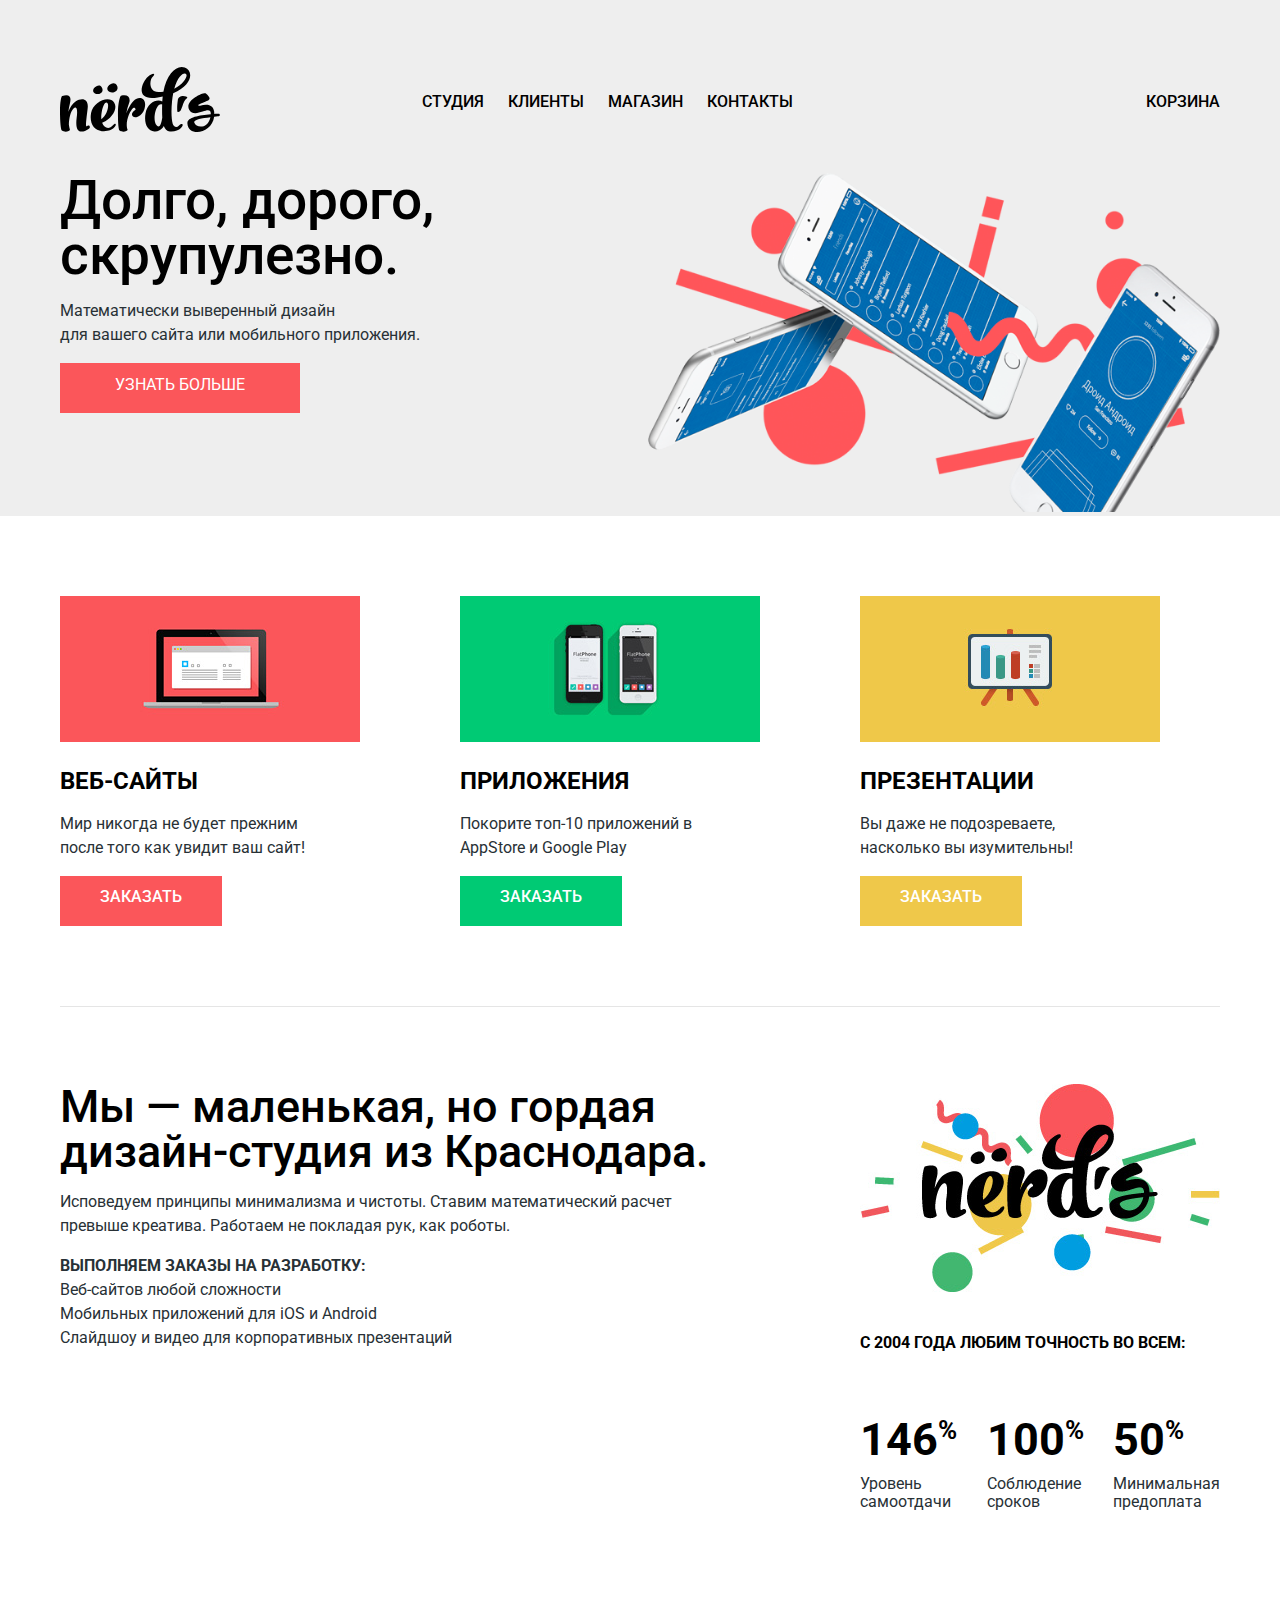
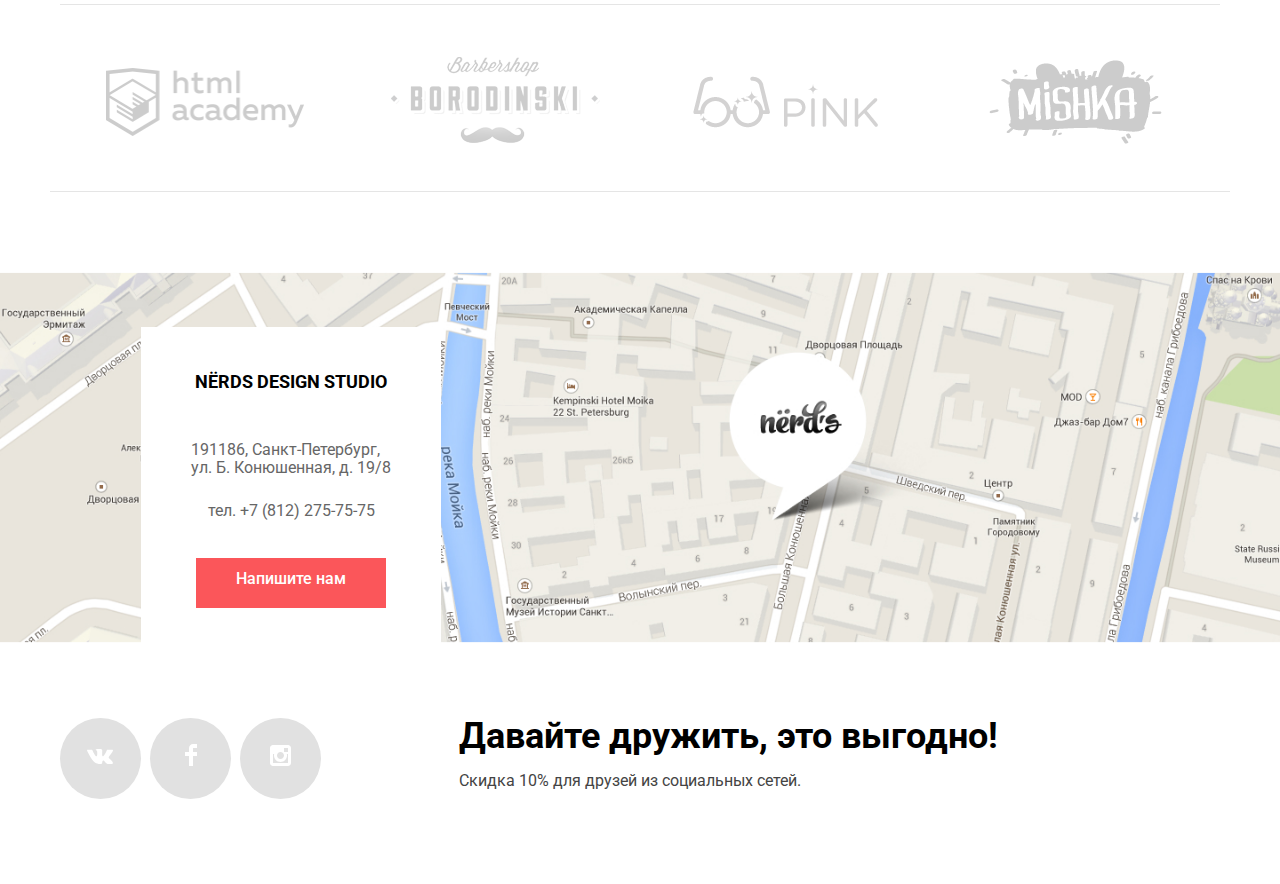
<file: index.html>
<!DOCTYPE html>
<html lang="en">

<head>
    <meta charset="UTF-8">
    <meta http-equiv="X-UA-Compatible" content="IE=edge">
    <meta name="viewport" content="width=device-width, initial-scale=1.0,  user-scalable=no">
    <link rel="preconnect" href="https://fonts.gstatic.com">
    <link href="https://fonts.googleapis.com/css2?family=Roboto:wght@400;500;700&display=swap" rel="stylesheet">
    <link rel="stylesheet" href="css/style.css">
    <title>Nerds</title>
</head>

<body>
    <header class="header">
        <div class="container">
            <nav class="nav">
                <div class="nav-wrapper">
                    <a href="blank.html" class="logo__link"><img src="img/header/nerds-logo.svg" alt="Логотип"
                            width="160" height="67"></a>
                    <ul class="nav-list">
                        <li class="nav__item"><a href="blank.html" class="nav__link">Студия</a></li>
                        <li class="nav__item"><a href="blank.html" class="nav__link">Клиенты</a></li>
                        <li class="nav__item"><a href="blank.html" class="nav__link">Магазин</a></li>
                        <li class="nav__item"><a href="blank.html" class="nav__link">Контакты</a></li>
                    </ul>
                    <a href="#" class="header-cart">Корзина</a>

                </div>
                <!-- /.nav-wrapper -->
            </nav>
        </div>
        <!-- /.container -->
    </header>
    <!-- /.header -->
    <main class="main">
        <h1 class="visually-hidden">nerds</h1>
        <section class="slider">
            <div class="container">
                <div class="slider-block ">
                    <div class="slider-content">
                        <h2 class="slider-title">Долго, дорого,<br> скрупулезно.</h2>
                        <p class="slider-text">Математически выверенный дизайн <br> для вашего сайта или мобильного
                            приложения.</p>
                        <a href="#" class="slider-link-more">УЗНАТЬ БОЛЬШЕ</a>
                    </div>
                    <!-- /.slider-content -->

                    <div class="slider-img"><img src="img/slider/slide1.png" alt="slide" width="698" height="413"></div>
                </div>
                <!-- /.slider-block -->
            </div>
            <!-- /.container -->
        </section>
        <!-- /.slider -->
        <section class="advanteges">
            <h2 class="visually-hidden">Преимущества</h2>
            <div class="container">
                <ul class="advanteges-list">
                    <li class="advanteges-item">
                        <img src="img/advanteges/illustration-1.jpg" alt="image illustration-websites"
                            class="advanteges-illustration" width="300" height="146">
                        <h3 class="advanteges-title">Веб-сайты</h3>
                        <p class="advanteges-text">Мир никогда не будет прежним <br> после того как увидит ваш сайт!</p>
                        <a href="#" class="advanteges-link advanteges-link_red">ЗАКАЗАТЬ</a>
                    </li>
                    <li class="advanteges-item">
                        <img src="img/advanteges/illustration-2.jpg" alt="image illustration-apps"
                            class="advanteges-illustration" width="300" height="146">
                        <h3 class="advanteges-title">Приложения</h3>
                        <p class="advanteges-text">Покорите топ-10 приложений в <br> AppStore и Google Play</p>
                        <a href="#" class="advanteges-link advanteges-link_green">ЗАКАЗАТЬ</a>
                    </li>
                    <li class="advanteges-item">
                        <img src="img/advanteges/illustration-3.jpg" alt="image illustration-presentation"
                            class="advanteges-illustration" width="300" height="146">
                        <h3 class="advanteges-title">Презентации</h3>
                        <p class="advanteges-text">Вы даже не подозреваете,<br> насколько вы изумительны!</p>
                        <a href="#" class="advanteges-link advanteges-link_yellow">ЗАКАЗАТЬ</a>
                    </li>


                </ul>
            </div>
            <!-- /.container -->
        </section>
        <!-- /.advanteges -->
        <section class="about">
            <h2 class="visually-hidden">кто мы.</h2>
            <div class="container">
                <div class="about-block">
                    <div class="about-text">
                        <h3 class="about-title">Мы — маленькая, но гордая <br> дизайн-студия из Краснодара. </h3>
                        <p class="about-text">Исповедуем принципы минимализма и чистоты. Ставим математический расчет
                            <br>
                            превыше креатива. Работаем не покладая рук, как роботы.
                        </p>
                        <h4 class="about-subtitle">Выполняем заказы на разработку:</h4>
                        <ul class="about-list">
                            <li class="about-item"> Веб-сайтов любой сложности</li>
                            <li class="about-item">Мобильных приложений для iOS и Android</li>
                            <li class="about-item">Слайдшоу и видео для корпоративных презентаций</li>
                        </ul>
                    </div>
                    <!-- /.about-text -->
                    <div class="about-img">
                        <figure class="about-img__wrapper">
                            <img src="img/about/nerds-illustration.png" alt="nerds-illustration" class="about-picture"
                                width="360" height="208">
                            <p class="about-img-label">с 2004 года Любим точность во всем:</p>
                        </figure>
                        <ul class="stats-list">
                            <li class="stats-item">
                                <span class="stats-number">146<sup>%</sup></span>
                                <p class="stats-label">Уровень<br> самоотдачи</p>
                            </li>
                            <li class="stats-item">
                                <span class="stats-number">100<sup>%</sup></span>
                                <p class="stats-label">Соблюдение<br> сроков</p>
                            </li>
                            <li class="stats-item">
                                <span class="stats-number">50<sup>%</sup></span>
                                <p class="stats-label">Минимальная<br> предоплата</p>
                            </li>

                        </ul>
                    </div>
                </div>
                <!-- /.about-block -->
            </div>
            <!-- /.container -->
        </section>
        <!-- /.about -->
        <section class="partners">
            <h2 class="visually-hidden">наши партнеры</h2>
            <div class="container">
                <div class="partners-container">
                    <div class="partners-item">
                        <a href="#" class="partners__link">
                            <img src="img/partners/logo-1.png" alt="htmlAcademy logo" class="partners-picture"
                                width="198" height="68">
                        </a>
                    </div>
                    <div class="partners-item">
                        <a href="#" class="partners__link">
                            <img src="img/partners/logo-2.png" alt="borodinski logo" class="partners-picture"
                                width="209" height="90">
                        </a>
                    </div>
                    <div class="partners-item">
                        <a href="#" class="partners__link">
                            <img src="img/partners/logo-3.png" alt="pink logo" class="partners-picture" width="185"
                                height="52">
                        </a>

                    </div>
                    <div class="partners-item">
                        <a href="#" class="partners__link">
                            <img src="img/partners/logo-4.png" alt="mishka logo" class="partners-picture" width="173"
                                height="84">
                        </a>
                    </div>


                </div>
            </div>
            <!-- /.container -->
        </section>
        <!-- /.partners -->

    </main>

    <footer class="footer">
        <div class="map">
            <img src="img/map/Map.jpg" alt="location" class="map__img" width="1440" height="418">
            <div class="footer-contacts">
                <h2 class="visually-hidden">как нас найти?</h2>
                <h3 class="footer-contacts-title">
                    NЁRDS DESIGN STUDIO
                </h3>
                <p class="footer-address">191186, Санкт-Петербург, <br> ул. Б. Конюшенная, д. 19/8</p>
                <a href="tel:+78122757575" class="footer-call">тел. +7 (812) 275-75-75</a>
                <a href="#" class="footer-write-to-us">Напишите нам</a>
            </div>
        </div>
        <!-- /.map -->
        <div class="footer-social">
            <div class="container">
                <h2 class="visually-hidden">Мы в соцсетях</h2>
                <div class="footer-block">
                <ul class="footer-social-images">
                    <li class="footer-social-item">
                        <a href="#" class="footer-social-link">
                            <img src="img/footer/soc/vk-icon.svg" alt="vk-icon" width="27" height="16">
                            <span class="visually-hidden">Вконтакте</span>
                        </a>
                    </li>
                    <li class="footer-social-item">
                        <a href="#" class="footer-social-link">
                            <img src="img/footer/soc/fb-icon.svg" alt="fb icon" width="12" height="22">
                            <span class="visually-hidden">Фейсбук</span>
                        </a>
                    </li>
                    <li class="footer-social-item">
                        <a href="#" class="footer-social-link">
                            <img src="img/footer/soc/insta-icon.svg" alt="insta-icon" width="21" height="21">
                            <span class="visually-hidden">Инстаграм</span>

                        </a>
                    </li>

                </ul>
                <div class="footer-social-text">
                    <h3 class="footer-social-title">Давайте дружить, это выгодно!</h3>
                    <p class="footer-social-discount">Скидка 10% для друзей из социальных сетей.</p>
                </div>
            </div>
            <!-- /.footer-block -->
            </div>
            <!-- /.container -->
        </div>
    </footer>
    <!-- footer -->
</body>

</html>
</file>
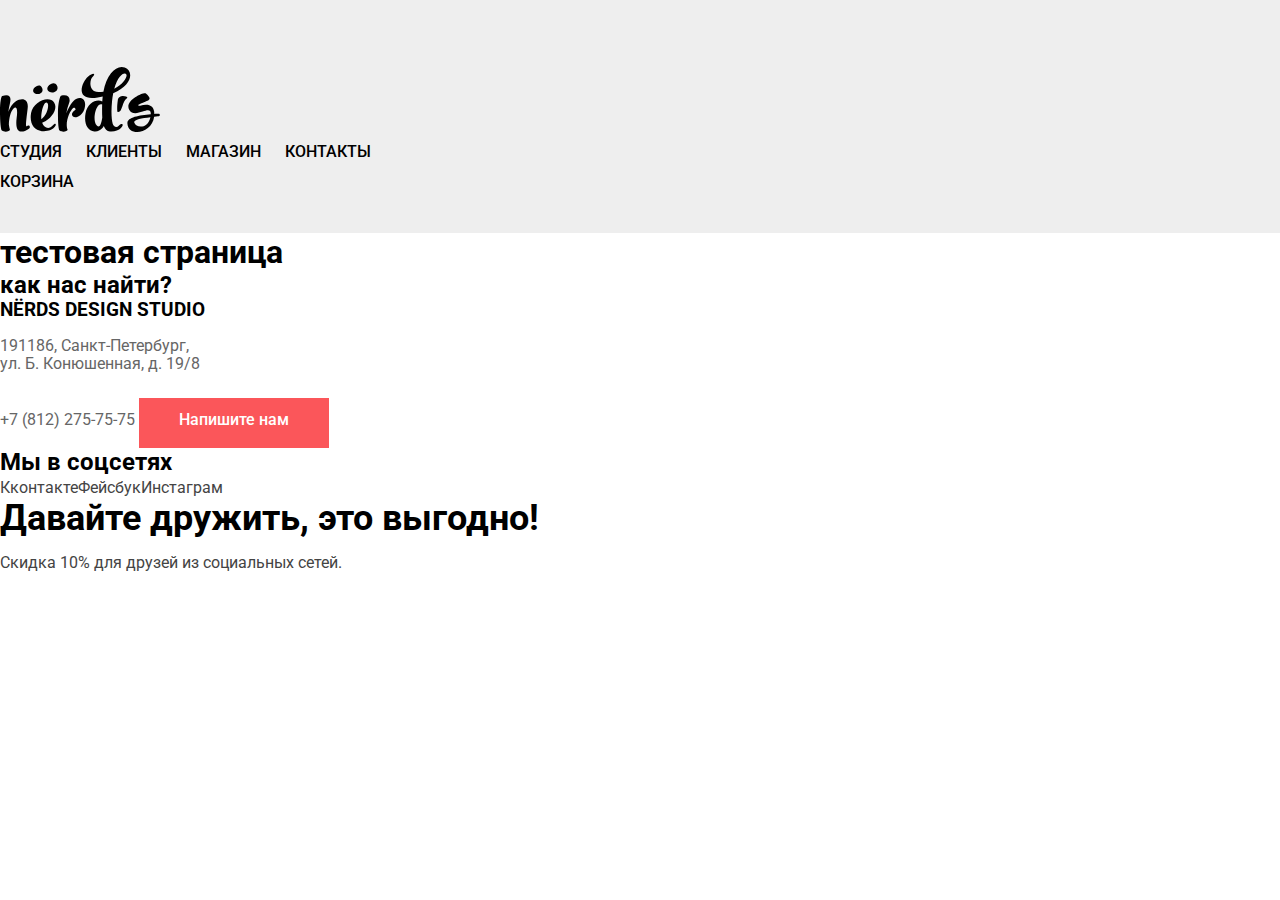
<file: blank.html>
<!DOCTYPE html>
<html lang="en">
<head>
    <meta charset="UTF-8">
    <meta http-equiv="X-UA-Compatible" content="IE=edge">
    <meta name="viewport" content="width=device-width, initial-scale=1.0">
    <title>Каталог nerds</title>
    <link href="https://fonts.googleapis.com/css2?family=Roboto:wght@400;500;700&display=swap" rel="stylesheet">
    <link rel="stylesheet" href="css/style.css">
</head>
<body>
    <header class="header">
        <nav class="nav">
            <a href="/"><img src="img/header/nerds-logo.svg" alt="Логотип" width="160" height="67"></a>
            <ul class="nav-list">
                <li class="nav__item"><a href="#" class="nav__link">Студия</a></li>
                <li class="nav__item"><a href="#" class="nav__link">Клиенты</a></li>
                <li class="nav__item"><a href="#" class="nav__link">Магазин</a></li>
                <li class="nav__item"><a href="#" class="nav__link">Контакты</a></li>
            </ul>
        </nav>
        <a href="#" class="header-cart">Корзина</a>
    </header>
    <!-- /.header -->
    <main class="main">
        <h1 class="test-title">тестовая страница</h1>
        
    </main>
    <!-- /.main -->
    <footer class="footer">
        <div class="map">
            <!-- Тут будет карта -->
            <div class="footer-contactcs">
                <h2>как нас найти?</h2>
                <h3 class="footer-contacts__title">
                    NЁRDS DESIGN STUDIO
                </h3>
                <p class="footer-address">191186, Санкт-Петербург, <br>  ул. Б. Конюшенная, д. 19/8</p>
                <a href="tel:+78122757575" class="footer-call">+7 (812) 275-75-75</a>
                <a href="#" class="footer-write-to-us">Напишите нам</a>
            </div>
        </div>
        <!-- /.map -->
        <div class="footer-social">
            <h2>Мы в соцсетях</h2>
            <div class="footer-social-images">
                <a href="#" class="footer-social-link">Кконтакте</a>
                <a href="#" class="footer-social-link">Фейсбук</a>
                <a href="#" class="footer-social-link">Инстаграм</a>
            </div>
            <div class="footer-social-text">
                <h3 class="footer-social-title">Давайте дружить, это выгодно!</h3>
                <p class="footer-social-discount">Скидка 10% для друзей из социальных сетей.</p>
            </div>
        </div>
    </footer>
    <!-- /.footer -->

</body>
</html>
</file>
<file: css/style.css>
:root {
    --black-color: #000000;
    --black-opacity-90-color: rgba(0,0,0,0.1);
    --white-color: #FFFFFF;
    --white-opacity-30-color: rgba(255,255,255,0.3);
    --gray-color: #EEEEEE;
    --gray-footer-color: #444444;
    --gray-darken-color: #666666;
    --gray-social-color: #E1E1E1;
    --red-color: #FB565A;
    --red-hover-color: #E74246;
    --red-click-color: #D7373B;
    --yellow-color: #EFC84A;
    --yellow-hover-color: #EAB534;
    --yellow-click-color: #E5A722;
    --green-color: #00CA74;
    --green-hover-color: #00BC6C;
    --green-click-color: #00AA62;
    --black-lighten-color:  #283136;
}
.visually-hidden{
    position: absolute;
    width: 1px;
    height: 1px;
    margin: -1px;
    padding:0;
    border:0;
    clip: rect(0,0,0,0);
}
body{
    background-color: var(--white-color);
}
h1,h2,h3,h4,h5,h6{
    margin: 0;
    padding: 0;
}


html, body{
    min-height: 100%;
    margin: 0;
    padding: 0;
}
ul, ul li{
    list-style: none;
    margin: 0;
    padding: 0;
}
a{
    text-decoration: none;
}
img{
    max-width: 100%;
    height: auto;
}
figure{
    margin: 0;
    padding: 0;
}
body{
    font-family: "Roboto", Arial sans-serif;
    font-weight: 400;

}
.container{
    width: 1160px;
    margin: 0 auto;
    padding: 0 10px;


}
.header{
    padding-top: 66px;
    padding-bottom: 36px;
    background-color: var(--gray-color);
    background-size: cover;
}
.logo__link{
    transition: all 0.8s ease;
    margin-right: 202px;
    align-self: center;
}
.logo__link:hover {
    opacity: 0.8;
}
.logo__link:active{
    opacity: 0.3;
}
/* NAVIGATION */
.nav{
    display:grid;
}
.nav-list{
    display: flex;

}
.nav__item{
    display: inline-block;
    margin-right: 24px;
    align-self: center
}
.nav__item:last-child{
    margin-right: 0;
}
.nav-wrapper{
    display: grid;
    grid-template-columns: max-content 1fr max-content;

}

.nav__link, .header-cart{
    color: var(--black-color);
    font-size: 16px;
    font-weight: 500;
    line-height: 30px;
    text-transform: uppercase;
    display: inline-block;
    transition: all 0.8s ease;
}
.nav__link:hover, .header-cart:hover{
    color: var(--red-color);
}
.nav__link:active, .header-cart:active{
    color: var(--black-color);
    opacity: 0.3;
}
.header-cart{
    align-self: center;
}
/* MAIN */

/* SLIDER */
.slider{
    background-color: var(--gray-color);
    margin-bottom: 80px;
}
.slider-block{
    display: grid;
    grid-template-columns: repeat(2, 1fr);
    align-content: start;
    grid-column-gap: 15px;
}
.slider-title{
    font-size: 55px;
    font-weight: 500;
    line-height: 55px;
}
.slider-text{
    font-size: 16px;
    line-height: 24px;
    color: var(--black-lighten-color);
}
.slider-link-more{
    font-size: 16px;
    line-height: 18px;
    background-color: var(--red-color);
    color: var(--white-color);
    text-transform: uppercase;
    display: inline-block;
    transition: all 0.8s ease;
    padding: 13px 55px 19px 55px;
    text-align: center;
}
.slider-link-more:hover{
    background-color: var(--red-hover-color);
}
.slider-link-more:active{
    box-shadow: inset 0px 3px 0px rgba(0, 1, 1, 0.1);
    background-color: var(--red-click-color);
    color: var(--white-opacity-30-color);
}

/* ADVANTAGES */
.advanteges{
    margin-bottom: 80px;
}
.advanteges-list{
    display: grid;
    grid-template-columns: 300px 300px 300px;
    grid-column-gap: 100px;
}
.advanteges-item{
    justify-self: start;
}
.advanteges-illustration{
    margin-bottom: 20px;
}

.advanteges-title{
    font-size: 24px;
    font-weight: 700;
    line-height: 30px;
    text-transform: uppercase;
}
.advanteges-text{
    font-size:16px;
    line-height: 24px;
    color: var(--black-lighten-color);
}
.advanteges-link{
    font-size: 16px;
    line-height: 18px;
    font-weight: 500;
    text-align: center;
    color: var(--white-color);
    text-transform: uppercase;
    display: inline-block;
    transition: all 0.8s ease;
    padding: 12.71px 40px 19.29px 40px;
}
.advanteges-link:active{
    box-shadow: inset 0px 3px 0px rgba(0, 1, 1, 0.1);
}
.advanteges-link_red{
    background-color: var(--red-color);
}
.advanteges-link_red:hover{
    background-color: var(--red-hover-color);
}
.advanteges-link_red:active{
    background-color: var(--red-click-color);
    color: var(--white-opacity-30-color);
}

.advanteges-link_green{
    background-color: var(--green-color);
}
.advanteges-link_green:hover{
    background-color: var(--green-hover-color);
}
.advanteges-link_green:active{
    background-color: var(--green-click-color);
    color: var(--white-opacity-30-color);
}
.advanteges-link_yellow{
    background-color: var(--yellow-color);
}
.advanteges-link_yellow:hover{
    background-color: var(--yellow-hover-color);
}
.advanteges-link_yellow:active{
    background-color: var(--yellow-click-color);
    color: var(--white-opacity-30-color);
}


/* ABOUT */

.about .container{
    border-top: 1px solid var(--black-opacity-90-color);
    border-bottom: 1px solid var(--black-opacity-90-color);
    padding: 77px 0;
}
.about-block{
    display: grid;
    grid-template-columns: 755px 1fr;
    grid-column-gap: 45px;
}
.about-title{
    font-size: 45px;
    font-weight: 500;
    line-height: 45px;
    color: var(--black-color);
}
.about-text,.about-subtitle{
    font-size: 16px;
    line-height: 24px;
    color: var(--black-lighten-color);
}
.about-subtitle{
    text-transform: uppercase;
}
.about-item{
    font-size: 16px;
    line-height: 24px;
    color: var(--black-lighten-color);
}
.about-img__wrapper{
    margin-bottom: 70px;
}
.about-img-label{
    margin-top: 35px;
    font-size: 16px;
    font-weight: 700;
    line-height: 24px;
    text-transform: uppercase;
    color: var(--black-color);
}

/* STATS */
.stats-list{
    display: flex;
    justify-content: space-between;

}
.stats-item{
    width: calc(100 / 3);
}
.stats-number{
    font-size: 45px;
    font-weight: 700;
    line-height: 10px;
    color: var(--black-color);
}
.stats-number sup{
    font-size: 26px;
    font-weight: 700;
    line-height: 10px;
    color: var(--black-color);

}
.stats-label{
    font-size: 16px;
    line-height: 18px;
    color: var(--black-lighten-color);
}
.partners{
    margin-bottom: 80px;

}
.partners .container{
    padding-top: 52px;
    padding-bottom: 44px;
    border-bottom: 1px solid var(--black-opacity-90-color);
}
.partners-container{
    display: grid;
    grid-template-columns: repeat(4,1fr);
}
.partners-item{
    align-self: center;
}
.partners__link{
    display: block;
    margin: 0 auto;
}
.partners-picture{
    display: block;
    margin: 0 auto;
}

/* FOOTER */
.footer-block{
    display: flex;


}

.footer-social{
    background-color: var(--white-color);
}
.footer-social .container{
    padding: 71px 0 76px 0;
}
.footer-social-images{
    display: flex;
    margin-right: 138px;
}
.footer-social-item{
    display: flex;
    justify-content: center;
    align-items: center;
    border-radius: 50%;
    margin-right: 9px;
    width: 81px;
    height: 81px;
    background-color: var(--gray-social-color);
}
.footer-social-item:last-child{
    margin-right: 0;
}
.footer-contacts-title{
    font-size: 18px;
    font-weight: 700;
    line-height: 30px;
    color: var(--black-color);
    margin-bottom: 28px;   
}
.map{
    position: relative;
}
.footer-contacts{
    position: absolute;
    top: 55px;
    left: 141px;
    background-color: var(--white-color);
    display: flex;
    justify-content: center;
    align-items: center;
    flex-direction: column;
    padding: 40px 50px
}
.footer-address{
    margin-bottom: 25px;
}

.footer-address, .footer-call{
    font-size: 16px;
    line-height: 18px;
    color: var(--gray-darken-color);
}
.footer-call{
    margin-bottom: 38px;
}

.footer-write-to-us{
    color: var(--white-color);
    background-color: var(--red-color);
    display: inline-block;
    text-align: center;
    font-size: 16px;
    font-weight: 500;
    line-height: 18px;
    transition: all 0.8s ease;  
    padding: 12.71px 40px 19.29px 40px;
}
.footer-write-to-us:hover{
    background-color: var(--red-hover-color);
}
.footer-write-to-us:active{
    box-shadow: inset 0px 3px 0px rgba(0, 1, 1, 0.1);
    color: var(--white-opacity-30-color);
    background-color: var(--red-click-color);
}

.footer-social-title{
    font-size: 36px;
    font-weight: 700;
    line-height: 36px;
    color: var(--black-color);
}
.footer-social-discount{
    font-size: 16px;
    line-height: 22px;
    color: var(--gray-footer-color);
}
.footer-social-link{
    color: var(--gray-footer-color);
    font-size: 16px;
    line-height: 24px;
    display: inline-block;
}
</file>
